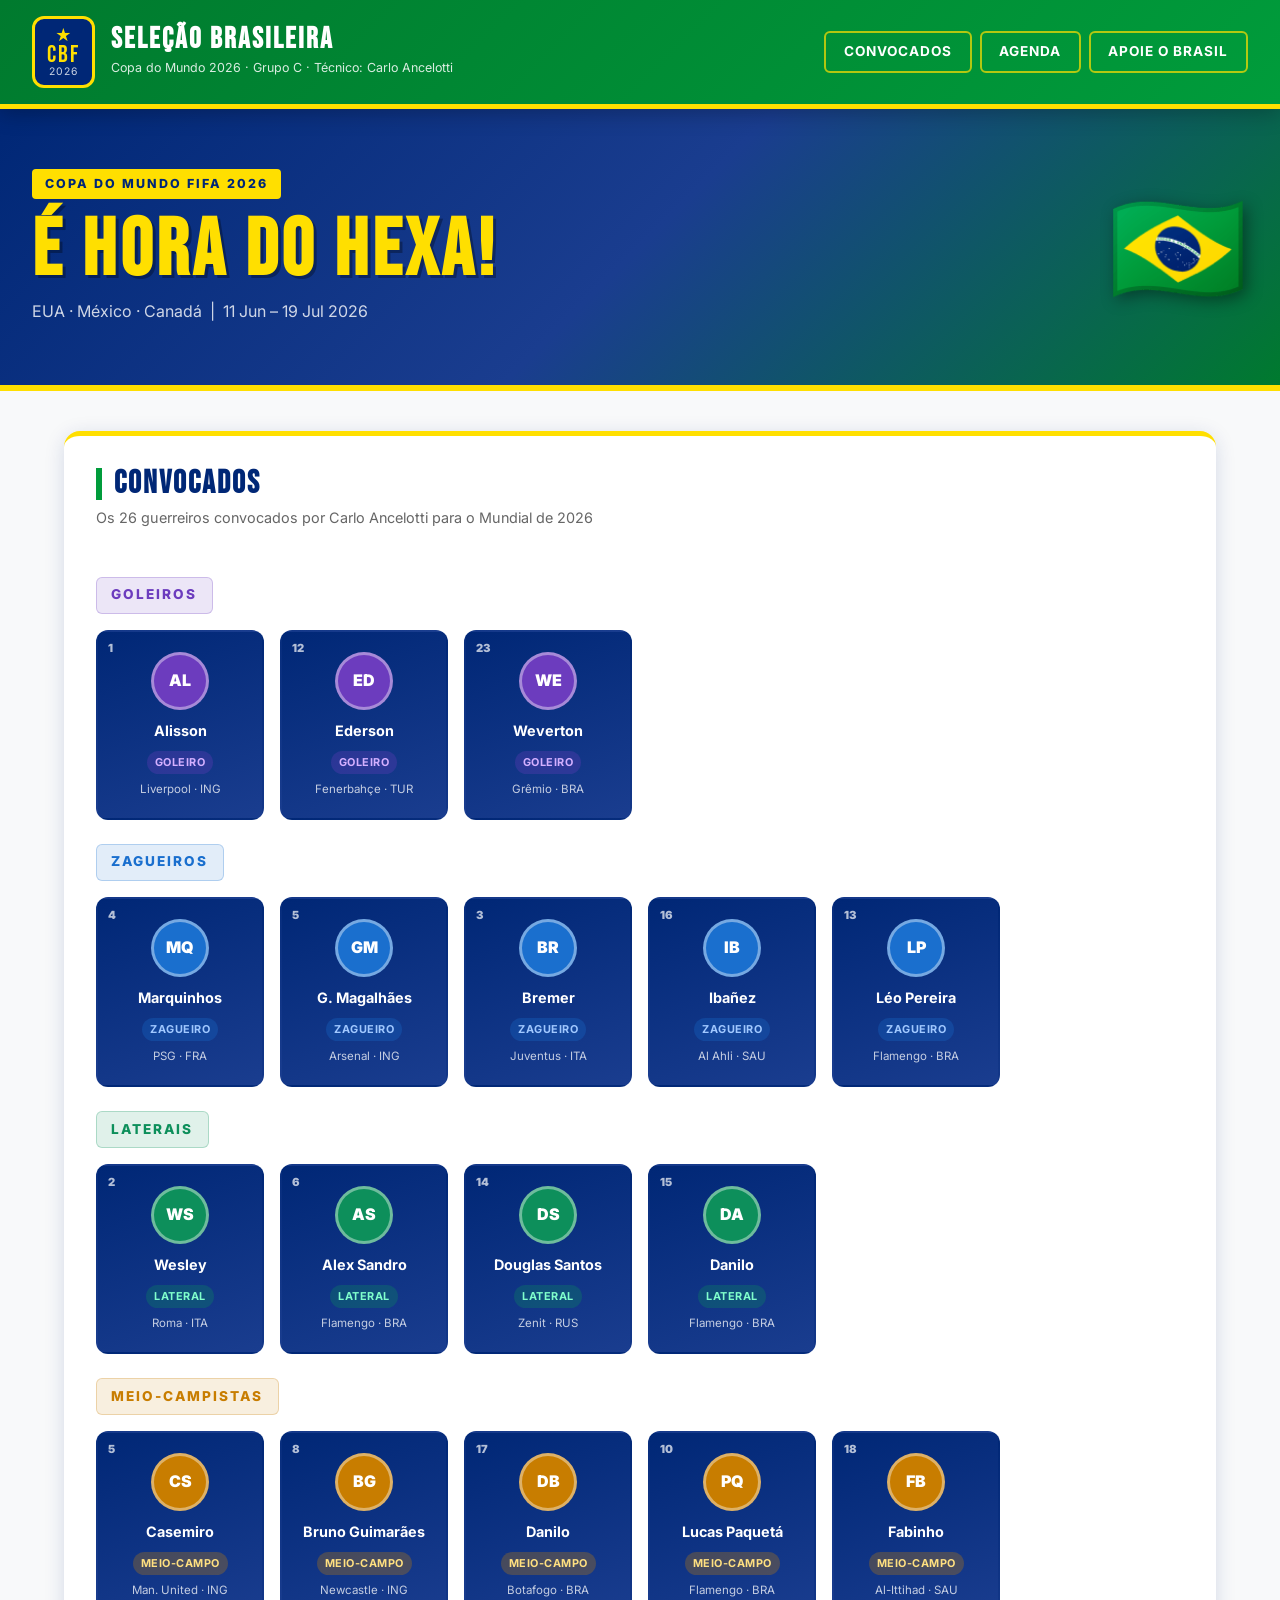
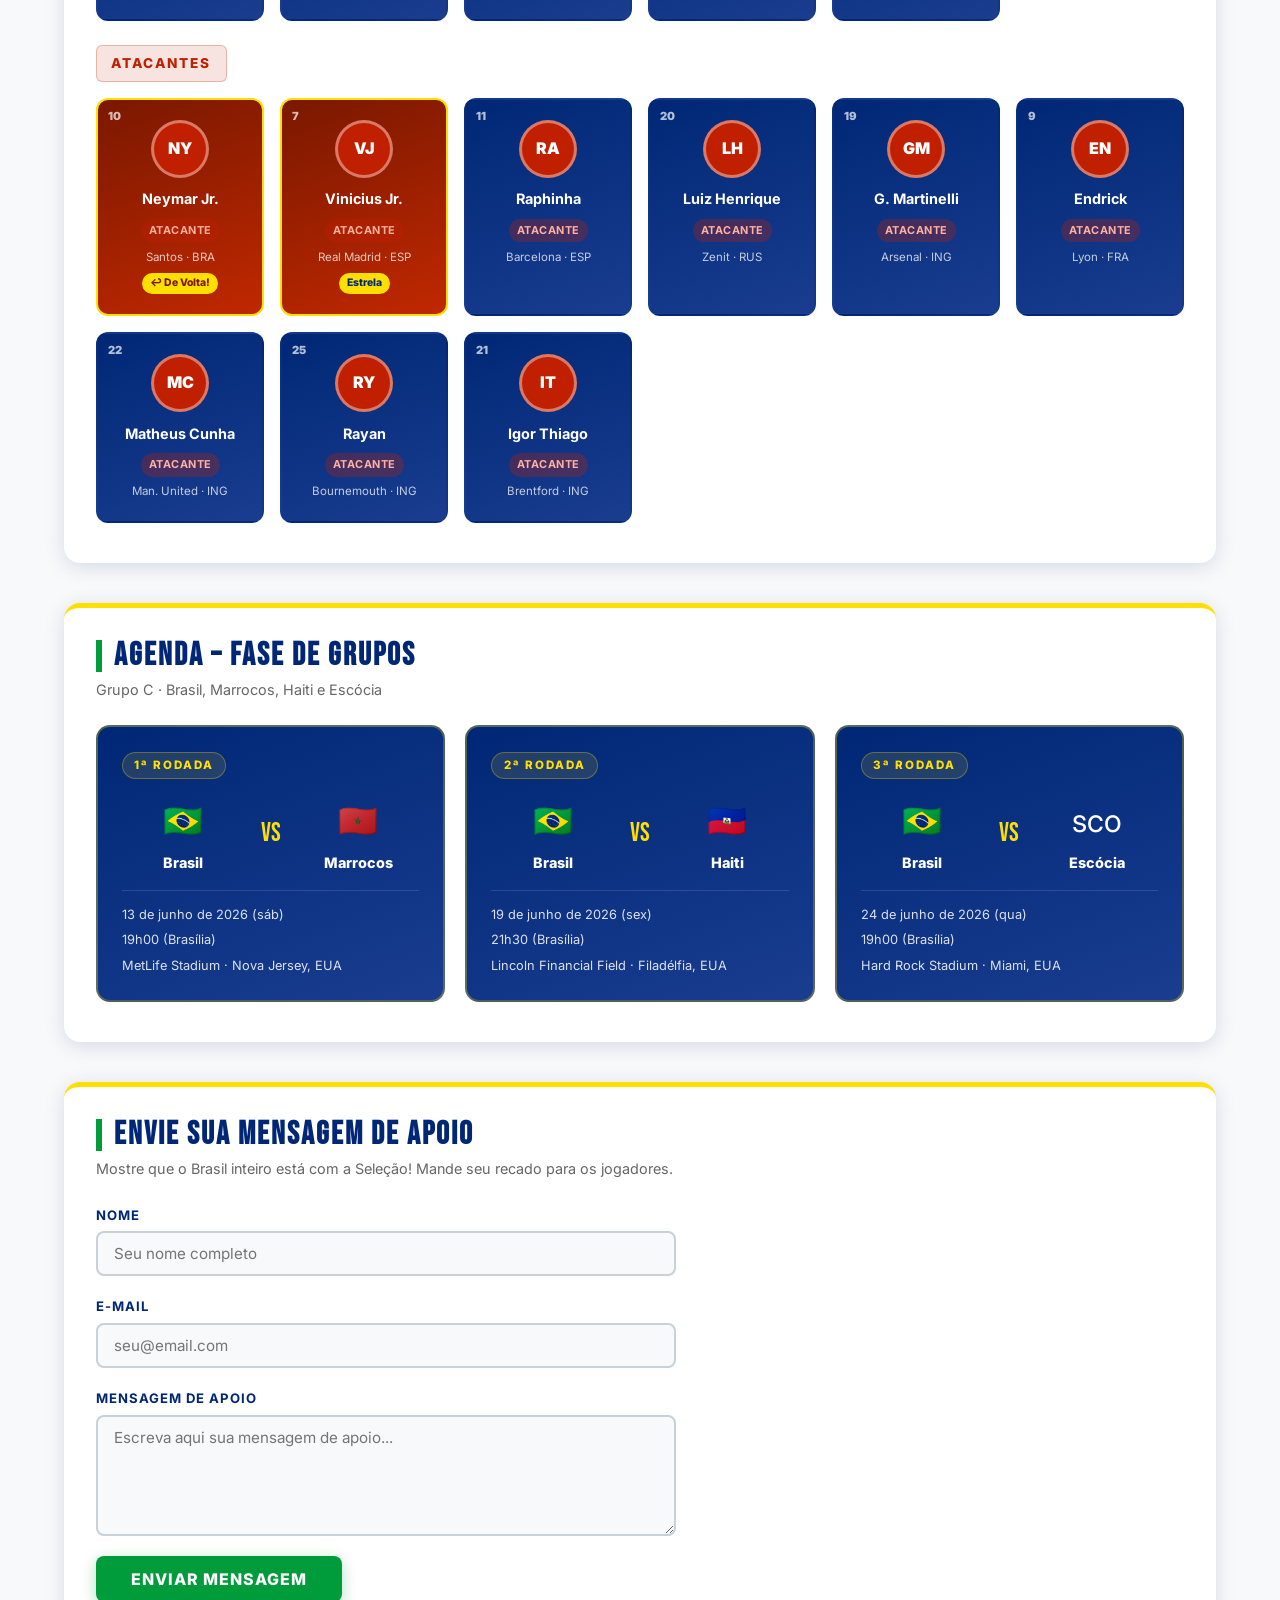
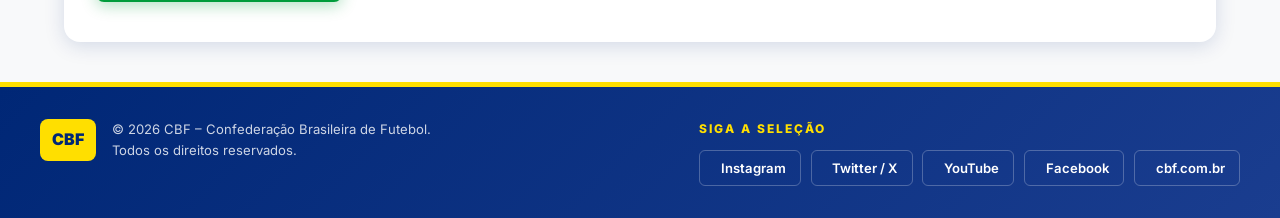
<file: index.html>
<!DOCTYPE html>
<html lang="pt-BR">
<head>
  <meta charset="UTF-8" />
  <meta name="viewport" content="width=device-width, initial-scale=1.0" />
  <title>Seleção Brasileira – Copa do Mundo 2026</title>
  <link rel="stylesheet" href="copa/css/styles.css" />
  <link rel="preconnect" href="https://fonts.googleapis.com">
  <link rel="preconnect" href="https://fonts.gstatic.com" crossorigin>
  <link href="https://fonts.googleapis.com/css2?family=Bebas+Neue&family=Inter:wght@400;600;700;900&display=swap" rel="stylesheet">
</head>
<body>

  <header>
    <div class="header-logo">
      <div class="logo-cbf">
        <span class="logo-star">★</span>
        <span class="logo-text">CBF</span>
        <span class="logo-sub">2026</span>
      </div>
      <div class="header-titles">
        <h1>Seleção Brasileira</h1>
        <p class="subtitulo">Copa do Mundo 2026 · Grupo C · Técnico: Carlo Ancelotti</p>
      </div>
    </div>

    <nav>
      <ul>
        <li><a href="#convocados">Convocados</a></li>
        <li><a href="#agenda">Agenda</a></li>
        <li><a href="#apoio">Apoie o Brasil</a></li>
      </ul>
    </nav>
  </header>

  <div class="hero">
    <div class="hero-content">
      <p class="hero-tag"> Copa do Mundo FIFA 2026</p>
      <h2 class="hero-titulo">É HORA DO HEXA!</h2>
      <p class="hero-sub">EUA · México · Canadá &nbsp;|&nbsp; 11 Jun – 19 Jul 2026</p>
    </div>
    <div class="hero-bandeira">🇧🇷</div>
  </div>
 
  <main>

    <section id="convocados">
      <div class="secao-header">
        <h2> Convocados</h2>
        <p class="secao-descricao">Os 26 guerreiros convocados por Carlo Ancelotti para o Mundial de 2026</p>
      </div>

     
      <h3 class="grupo-titulo goleiro-cor"> Goleiros</h3>
      <div class="cards-container">
        <div class="card-jogador">
          <div class="card-numero">1</div>
          <div class="card-avatar goleiro-bg">AL</div>
          <h4>Alisson</h4>
          <span class="posicao goleiro">Goleiro</span>
          <p class="clube">Liverpool · ING</p>
        </div>
        <div class="card-jogador">
          <div class="card-numero">12</div>
          <div class="card-avatar goleiro-bg">ED</div>
          <h4>Ederson</h4>
          <span class="posicao goleiro">Goleiro</span>
          <p class="clube">Fenerbahçe · TUR</p>
        </div>
        <div class="card-jogador">
          <div class="card-numero">23</div>
          <div class="card-avatar goleiro-bg">WE</div>
          <h4>Weverton</h4>
          <span class="posicao goleiro">Goleiro</span>
          <p class="clube">Grêmio · BRA</p>
        </div>
      </div>

      
      <h3 class="grupo-titulo defensor-cor"> Zagueiros</h3>
      <div class="cards-container">
        <div class="card-jogador">
          <div class="card-numero">4</div>
          <div class="card-avatar defensor-bg">MQ</div>
          <h4>Marquinhos</h4>
          <span class="posicao defensor">Zagueiro</span>
          <p class="clube">PSG · FRA</p>
        </div>
        <div class="card-jogador">
          <div class="card-numero">5</div>
          <div class="card-avatar defensor-bg">GM</div>
          <h4>G. Magalhães</h4>
          <span class="posicao defensor">Zagueiro</span>
          <p class="clube">Arsenal · ING</p>
        </div>
        <div class="card-jogador">
          <div class="card-numero">3</div>
          <div class="card-avatar defensor-bg">BR</div>
          <h4>Bremer</h4>
          <span class="posicao defensor">Zagueiro</span>
          <p class="clube">Juventus · ITA</p>
        </div>
        <div class="card-jogador">
          <div class="card-numero">16</div>
          <div class="card-avatar defensor-bg">IB</div>
          <h4>Ibañez</h4>
          <span class="posicao defensor">Zagueiro</span>
          <p class="clube">Al Ahli · SAU</p>
        </div>
        <div class="card-jogador">
          <div class="card-numero">13</div>
          <div class="card-avatar defensor-bg">LP</div>
          <h4>Léo Pereira</h4>
          <span class="posicao defensor">Zagueiro</span>
          <p class="clube">Flamengo · BRA</p>
        </div>
      </div>

      
      <h3 class="grupo-titulo lateral-cor"> Laterais</h3>
      <div class="cards-container">
        <div class="card-jogador">
          <div class="card-numero">2</div>
          <div class="card-avatar lateral-bg">WS</div>
          <h4>Wesley</h4>
          <span class="posicao lateral">Lateral</span>
          <p class="clube">Roma · ITA</p>
        </div>
        <div class="card-jogador">
          <div class="card-numero">6</div>
          <div class="card-avatar lateral-bg">AS</div>
          <h4>Alex Sandro</h4>
          <span class="posicao lateral">Lateral</span>
          <p class="clube">Flamengo · BRA</p>
        </div>
        <div class="card-jogador">
          <div class="card-numero">14</div>
          <div class="card-avatar lateral-bg">DS</div>
          <h4>Douglas Santos</h4>
          <span class="posicao lateral">Lateral</span>
          <p class="clube">Zenit · RUS</p>
        </div>
        <div class="card-jogador">
          <div class="card-numero">15</div>
          <div class="card-avatar lateral-bg">DA</div>
          <h4>Danilo</h4>
          <span class="posicao lateral">Lateral</span>
          <p class="clube">Flamengo · BRA</p>
        </div>
      </div>

      
      <h3 class="grupo-titulo meio-cor"> Meio-campistas</h3>
      <div class="cards-container">
        <div class="card-jogador">
          <div class="card-numero">5</div>
          <div class="card-avatar meio-bg">CS</div>
          <h4>Casemiro</h4>
          <span class="posicao meio">Meio-campo</span>
          <p class="clube">Man. United · ING</p>
        </div>
        <div class="card-jogador">
          <div class="card-numero">8</div>
          <div class="card-avatar meio-bg">BG</div>
          <h4>Bruno Guimarães</h4>
          <span class="posicao meio">Meio-campo</span>
          <p class="clube">Newcastle · ING</p>
        </div>
        <div class="card-jogador">
          <div class="card-numero">17</div>
          <div class="card-avatar meio-bg">DB</div>
          <h4>Danilo</h4>
          <span class="posicao meio">Meio-campo</span>
          <p class="clube">Botafogo · BRA</p>
        </div>
        <div class="card-jogador">
          <div class="card-numero">10</div>
          <div class="card-avatar meio-bg">PQ</div>
          <h4>Lucas Paquetá</h4>
          <span class="posicao meio">Meio-campo</span>
          <p class="clube">Flamengo · BRA</p>
        </div>
        <div class="card-jogador">
          <div class="card-numero">18</div>
          <div class="card-avatar meio-bg">FB</div>
          <h4>Fabinho</h4>
          <span class="posicao meio">Meio-campo</span>
          <p class="clube">Al-Ittihad · SAU</p>
        </div>
      </div>

      
      <h3 class="grupo-titulo atacante-cor"> Atacantes</h3>
      <div class="cards-container">
        <div class="card-jogador destaque">
          <div class="card-numero">10</div>
          <div class="card-avatar atacante-bg">NY</div>
          <h4>Neymar Jr.</h4>
          <span class="posicao atacante">Atacante</span>
          <p class="clube">Santos · BRA</p>
          <span class="badge-volta">↩ De Volta!</span>
        </div>
        <div class="card-jogador destaque">
          <div class="card-numero">7</div>
          <div class="card-avatar atacante-bg">VJ</div>
          <h4>Vinicius Jr.</h4>
          <span class="posicao atacante">Atacante</span>
          <p class="clube">Real Madrid · ESP</p>
          <span class="badge-capita"> Estrela</span>
        </div>
        <div class="card-jogador">
          <div class="card-numero">11</div>
          <div class="card-avatar atacante-bg">RA</div>
          <h4>Raphinha</h4>
          <span class="posicao atacante">Atacante</span>
          <p class="clube">Barcelona · ESP</p>
        </div>
        <div class="card-jogador">
          <div class="card-numero">20</div>
          <div class="card-avatar atacante-bg">LH</div>
          <h4>Luiz Henrique</h4>
          <span class="posicao atacante">Atacante</span>
          <p class="clube">Zenit · RUS</p>
        </div>
        <div class="card-jogador">
          <div class="card-numero">19</div>
          <div class="card-avatar atacante-bg">GM</div>
          <h4>G. Martinelli</h4>
          <span class="posicao atacante">Atacante</span>
          <p class="clube">Arsenal · ING</p>
        </div>
        <div class="card-jogador">
          <div class="card-numero">9</div>
          <div class="card-avatar atacante-bg">EN</div>
          <h4>Endrick</h4>
          <span class="posicao atacante">Atacante</span>
          <p class="clube">Lyon · FRA</p>
        </div>
        <div class="card-jogador">
          <div class="card-numero">22</div>
          <div class="card-avatar atacante-bg">MC</div>
          <h4>Matheus Cunha</h4>
          <span class="posicao atacante">Atacante</span>
          <p class="clube">Man. United · ING</p>
        </div>
        <div class="card-jogador">
          <div class="card-numero">25</div>
          <div class="card-avatar atacante-bg">RY</div>
          <h4>Rayan</h4>
          <span class="posicao atacante">Atacante</span>
          <p class="clube">Bournemouth · ING</p>
        </div>
        <div class="card-jogador">
          <div class="card-numero">21</div>
          <div class="card-avatar atacante-bg">IT</div>
          <h4>Igor Thiago</h4>
          <span class="posicao atacante">Atacante</span>
          <p class="clube">Brentford · ING</p>
        </div>
      </div>
    </section>

    
    <section id="agenda">
      <div class="secao-header">
        <h2> Agenda – Fase de Grupos</h2>
        <p class="secao-descricao">Grupo C · Brasil, Marrocos, Haiti e Escócia</p>
      </div>

      <div class="jogos-container">

        <div class="jogo-card">
          <div class="jogo-rodada">1ª Rodada</div>
          <div class="jogo-times">
            <div class="time-home">
              <span class="bandeira">🇧🇷</span>
              <span class="time-nome">Brasil</span>
            </div>
            <div class="jogo-vs">VS</div>
            <div class="time-away">
              <span class="bandeira">🇲🇦</span>
              <span class="time-nome">Marrocos</span>
            </div>
          </div>
          <div class="jogo-info">
            <span> 13 de junho de 2026 (sáb)</span>
            <span> 19h00 (Brasília)</span>
            <span> MetLife Stadium · Nova Jersey, EUA</span>
          </div>
        </div>

        <div class="jogo-card">
          <div class="jogo-rodada">2ª Rodada</div>
          <div class="jogo-times">
            <div class="time-home">
              <span class="bandeira">🇧🇷</span>
              <span class="time-nome">Brasil</span>
            </div>
            <div class="jogo-vs">VS</div>
            <div class="time-away">
              <span class="bandeira">🇭🇹</span>
              <span class="time-nome">Haiti</span>
            </div>
          </div>
          <div class="jogo-info">
            <span> 19 de junho de 2026 (sex)</span>
            <span> 21h30 (Brasília)</span>
            <span> Lincoln Financial Field · Filadélfia, EUA</span>
          </div>
        </div>

        <div class="jogo-card">
          <div class="jogo-rodada">3ª Rodada</div>
          <div class="jogo-times">
            <div class="time-home">
              <span class="bandeira">🇧🇷</span>
              <span class="time-nome">Brasil</span>
            </div>
            <div class="jogo-vs">VS</div>
            <div class="time-away">
              <span class="bandeira">󠁧󠁢󠁳󠁣󠁴sco</span>
              <span class="time-nome">Escócia</span>
            </div>
          </div>
          <div class="jogo-info">
            <span> 24 de junho de 2026 (qua)</span>
            <span> 19h00 (Brasília)</span>
            <span> Hard Rock Stadium · Miami, EUA</span>
          </div>
        </div>

      </div>
    </section>

   
    <section id="apoio">
      <div class="secao-header">
        <h2> Envie sua Mensagem de Apoio</h2>
        <p class="secao-descricao">Mostre que o Brasil inteiro está com a Seleção! Mande seu recado para os jogadores.</p>
      </div>

      <form class="form-apoio" action="#" method="post">
        <div class="form-grupo">
          <label for="nome">Nome</label>
          <input type="text" id="nome" name="nome" placeholder="Seu nome completo" required />
        </div>
        <div class="form-grupo">
          <label for="email">E-mail</label>
          <input type="email" id="email" name="email" placeholder="seu@email.com" required />
        </div>
        <div class="form-grupo">
          <label for="mensagem">Mensagem de Apoio</label>
          <textarea id="mensagem" name="mensagem" rows="5" placeholder="Escreva aqui sua mensagem de apoio... " required></textarea>
        </div>
        <button type="submit" class="btn-enviar">Enviar Mensagem </button>
      </form>
    </section>

  </main>

  
  <footer>
    <div class="footer-info">
      <div class="footer-logo-small"> CBF</div>
      <p>&copy; 2026 CBF – Confederação Brasileira de Futebol.<br>Todos os direitos reservados.</p>
    </div>

    <div class="footer-redes">
      <p class="footer-redes-titulo">Siga a Seleção</p>
      <div class="footer-links">
        <a href="https://www.instagram.com/cbf_futebol" target="_blank" rel="noopener noreferrer" aria-label="Instagram da CBF">
          <span class="icone-rede"></span> Instagram
        </a>
        <a href="https://twitter.com/CBF_Futebol" target="_blank" rel="noopener noreferrer" aria-label="Twitter da CBF">
          <span class="icone-rede"></span> Twitter / X
        </a>
        <a href="https://www.youtube.com/@CBF" target="_blank" rel="noopener noreferrer" aria-label="YouTube da CBF">
          <span class="icone-rede"></span> YouTube
        </a>
        <a href="https://www.facebook.com/cbf" target="_blank" rel="noopener noreferrer" aria-label="Facebook da CBF">
          <span class="icone-rede"></span> Facebook
        </a>
        <a href="https://www.cbf.com.br" target="_blank" rel="noopener noreferrer" aria-label="Site oficial CBF">
          <span class="icone-rede"></span> cbf.com.br
        </a>
      </div>
    </div>
  </footer>

</body>
</html>
</file>
<file: copa/css/styles.css>
:root {
  --verde:         #009c3b;
  --verde-escuro:  #007a2e;
  --verde-claro:   #00c44f;
  --amarelo:       #ffdf00;
  --amarelo-hover: #f0c800;
  --azul:          #002776;
  --azul-medio:    #1a3d8f;
  --azul-claro:    #2a5cce;
  --branco:        #ffffff;
  --off-white:     #f8f9fa;
  --cinza-claro:   #e8ecf0;
  --cinza-medio:   #c8d0d8;
  --texto-escuro:  #1a1a2e;
  --sombra:        rgba(0, 39, 118, 0.15);
}


*, *::before, *::after { box-sizing: border-box; margin: 0; padding: 0; }

html { scroll-behavior: smooth; }

body {
  font-family: 'Inter', 'Segoe UI', Tahoma, Verdana, sans-serif;
  background-color: var(--off-white);
  color: var(--texto-escuro);
  line-height: 1.6;
}


header {
  background: linear-gradient(135deg, var(--verde-escuro) 0%, var(--verde) 100%);
  color: var(--branco);
  padding: 1rem 2rem;
  display: flex;
  align-items: center;
  justify-content: space-between;
  flex-wrap: wrap;
  gap: 1rem;
  border-bottom: 5px solid var(--amarelo);
  box-shadow: 0 4px 20px rgba(0,0,0,0.25);
  position: sticky;
  top: 0;
  z-index: 100;
}

.header-logo {
  display: flex;
  align-items: center;
  gap: 1rem;
}

.logo-cbf {
  background: var(--azul);
  border: 3px solid var(--amarelo);
  border-radius: 12px;
  padding: 0.5rem 0.75rem;
  text-align: center;
  line-height: 1;
  flex-shrink: 0;
}

.logo-star  { display: block; color: var(--amarelo); font-size: 1rem; }
.logo-text  { display: block; color: var(--amarelo); font-family: 'Bebas Neue', sans-serif; font-size: 1.5rem; letter-spacing: 2px; }
.logo-sub   { display: block; color: var(--branco);  font-size: 0.65rem; opacity: 0.8; letter-spacing: 1px; }

.header-titles h1 {
  font-family: 'Bebas Neue', sans-serif;
  font-size: 1.8rem;
  letter-spacing: 2px;
  line-height: 1;
}

.subtitulo { font-size: 0.78rem; opacity: 0.85; margin-top: 0.2rem; }


nav ul { list-style: none; display: flex; gap: 0.5rem; flex-wrap: wrap; }

nav ul li a {
  display: block;
  color: var(--branco);
  text-decoration: none;
  font-weight: 700;
  font-size: 0.85rem;
  text-transform: uppercase;
  letter-spacing: 1px;
  padding: 0.5rem 1.1rem;
  border: 2px solid rgba(255,223,0,0.7);
  border-radius: 6px;
  transition: background-color 0.2s, color 0.2s, border-color 0.2s;
}

nav ul li a:hover {
  background-color: var(--amarelo);
  color: var(--verde-escuro);
  border-color: var(--amarelo);
}


.hero {
  background: linear-gradient(135deg, var(--azul) 0%, var(--azul-medio) 50%, var(--verde-escuro) 100%);
  color: var(--branco);
  padding: 3rem 2rem;
  display: flex;
  align-items: center;
  justify-content: space-between;
  gap: 2rem;
  flex-wrap: wrap;
  border-bottom: 6px solid var(--amarelo);
}

.hero-content { flex: 1; }

.hero-tag {
  display: inline-block;
  background: var(--amarelo);
  color: var(--azul);
  font-weight: 800;
  font-size: 0.78rem;
  text-transform: uppercase;
  letter-spacing: 2px;
  padding: 0.3rem 0.8rem;
  border-radius: 4px;
  margin-bottom: 0.75rem;
}

.hero-titulo {
  font-family: 'Bebas Neue', sans-serif;
  font-size: clamp(3rem, 8vw, 5rem);
  letter-spacing: 4px;
  color: var(--amarelo);
  line-height: 1;
  text-shadow: 3px 3px 0 rgba(0,0,0,0.3);
}

.hero-sub { font-size: 1rem; opacity: 0.8; margin-top: 0.5rem; }

.hero-bandeira { font-size: clamp(4rem, 10vw, 7rem); filter: drop-shadow(4px 4px 8px rgba(0,0,0,0.4)); }


main {
  max-width: 1200px;
  margin: 2.5rem auto;
  padding: 0 1.5rem;
  display: flex;
  flex-direction: column;
  gap: 2.5rem;
}


section {
  background: var(--branco);
  border-radius: 16px;
  padding: 2rem 2rem 2.5rem;
  box-shadow: 0 4px 20px var(--sombra);
  border-top: 5px solid var(--amarelo);
}

.secao-header { margin-bottom: 1.5rem; }

.secao-header h2 {
  font-family: 'Bebas Neue', sans-serif;
  font-size: 2rem;
  letter-spacing: 2px;
  color: var(--azul);
  border-left: 6px solid var(--verde);
  padding-left: 0.75rem;
  line-height: 1;
}

.secao-descricao { color: #666; font-size: 0.9rem; margin-top: 0.4rem; }


.grupo-titulo {
  font-size: 0.85rem;
  font-weight: 800;
  text-transform: uppercase;
  letter-spacing: 2px;
  padding: 0.4rem 0.9rem;
  border-radius: 6px;
  display: inline-block;
  margin: 1.5rem 0 1rem;
}

.goleiro-cor  { background: #6c3cbe20; color: #6c3cbe; border: 1px solid #6c3cbe40; }
.defensor-cor { background: #1a6fce20; color: #1a6fce; border: 1px solid #1a6fce40; }
.lateral-cor  { background: #0d8f5b20; color: #0d8f5b; border: 1px solid #0d8f5b40; }
.meio-cor     { background: #c87d0020; color: #c87d00; border: 1px solid #c87d0040; }
.atacante-cor { background: #c0200020; color: #c02000; border: 1px solid #c0200040; }


.cards-container {
  display: grid;
  grid-template-columns: repeat(auto-fill, minmax(150px, 1fr));
  gap: 1rem;
}

.card-jogador {
  background: linear-gradient(160deg, var(--azul) 0%, var(--azul-medio) 100%);
  color: var(--branco);
  border-radius: 12px;
  padding: 1.25rem 0.9rem;
  text-align: center;
  position: relative;
  transition: transform 0.2s, box-shadow 0.2s;
  border: 2px solid transparent;
}

.card-jogador:hover {
  transform: translateY(-6px);
  box-shadow: 0 12px 28px rgba(0,39,118,0.35);
  border-color: var(--amarelo);
}

.card-jogador.destaque {
  background: linear-gradient(160deg, #7a1800 0%, #c02800 100%);
  border-color: var(--amarelo);
}

.card-numero {
  position: absolute;
  top: 8px; left: 10px;
  font-size: 0.7rem;
  font-weight: 900;
  opacity: 0.7;
}

.card-avatar {
  width: 58px; height: 58px;
  border-radius: 50%;
  display: flex;
  align-items: center;
  justify-content: center;
  font-weight: 900; font-size: 1rem;
  margin: 0 auto 0.6rem;
  border: 3px solid rgba(255,255,255,0.4);
}

.goleiro-bg  { background: #6c3cbe; color: #fff; }
.defensor-bg { background: #1a6fce; color: #fff; }
.lateral-bg  { background: #0d8f5b; color: #fff; }
.meio-bg     { background: #c87d00; color: #fff; }
.atacante-bg { background: #c02000; color: #fff; }

.card-jogador h4 { font-size: 0.9rem; font-weight: 700; margin-bottom: 0.35rem; }
.card-jogador .clube { font-size: 0.72rem; opacity: 0.75; margin-top: 0.35rem; }


.badge-volta, .badge-capita {
  display: inline-block;
  font-size: 0.65rem;
  font-weight: 800;
  padding: 0.15rem 0.5rem;
  border-radius: 20px;
  margin-top: 0.4rem;
}
.badge-volta  { background: var(--amarelo); color: #7a1800; }
.badge-capita { background: var(--amarelo); color: var(--azul); }


.posicao {
  display: inline-block;
  font-size: 0.68rem;
  font-weight: 700;
  padding: 0.18rem 0.5rem;
  border-radius: 20px;
  text-transform: uppercase;
  letter-spacing: 0.5px;
}
.goleiro  { background: rgba(108,60,190,0.3); color: #d4b0ff; }
.defensor { background: rgba(26,111,206,0.3); color: #a0c8ff; }
.lateral  { background: rgba(13,143,91,0.3);  color: #80ffcc; }
.meio     { background: rgba(200,125,0,0.3);  color: #ffe080; }
.atacante { background: rgba(192,32,0,0.3);   color: #ffb0a0; }


.jogos-container {
  display: grid;
  grid-template-columns: repeat(auto-fit, minmax(280px, 1fr));
  gap: 1.25rem;
}

.jogo-card {
  background: linear-gradient(160deg, var(--azul) 0%, var(--azul-medio) 100%);
  color: var(--branco);
  border-radius: 14px;
  padding: 1.5rem;
  border: 2px solid rgba(255,223,0,0.3);
  transition: transform 0.2s, border-color 0.2s;
}

.jogo-card:hover {
  transform: translateY(-4px);
  border-color: var(--amarelo);
}

.jogo-rodada {
  font-size: 0.72rem;
  font-weight: 800;
  text-transform: uppercase;
  letter-spacing: 2px;
  color: var(--amarelo);
  background: rgba(255,223,0,0.12);
  border: 1px solid rgba(255,223,0,0.3);
  display: inline-block;
  padding: 0.2rem 0.7rem;
  border-radius: 20px;
  margin-bottom: 1rem;
}

.jogo-times {
  display: flex;
  align-items: center;
  justify-content: space-between;
  gap: 0.5rem;
  margin-bottom: 1rem;
}

.time-home, .time-away {
  display: flex;
  flex-direction: column;
  align-items: center;
  gap: 0.3rem;
  flex: 1;
}

.bandeira { font-size: 2rem; }

.time-nome {
  font-weight: 800;
  font-size: 0.9rem;
  text-align: center;
}

.jogo-vs {
  font-family: 'Bebas Neue', sans-serif;
  font-size: 1.6rem;
  color: var(--amarelo);
  flex-shrink: 0;
  padding: 0 0.5rem;
}

.jogo-info {
  display: flex;
  flex-direction: column;
  gap: 0.3rem;
  font-size: 0.8rem;
  opacity: 0.85;
  border-top: 1px solid rgba(255,255,255,0.15);
  padding-top: 0.9rem;
}


.form-apoio {
  display: flex;
  flex-direction: column;
  gap: 1.25rem;
  max-width: 580px;
}

.form-grupo {
  display: flex;
  flex-direction: column;
  gap: 0.35rem;
}

.form-grupo label {
  font-weight: 700;
  color: var(--azul);
  font-size: 0.82rem;
  text-transform: uppercase;
  letter-spacing: 1px;
}

.form-grupo input,
.form-grupo textarea {
  padding: 0.7rem 1rem;
  border: 2px solid var(--cinza-medio);
  border-radius: 8px;
  font-size: 0.95rem;
  font-family: inherit;
  background: var(--off-white);
  transition: border-color 0.2s, box-shadow 0.2s;
  resize: vertical;
  color: var(--texto-escuro);
}

.form-grupo input:focus,
.form-grupo textarea:focus {
  outline: none;
  border-color: var(--verde);
  box-shadow: 0 0 0 3px rgba(0,156,59,0.15);
  background: var(--branco);
}


.btn-enviar {
  align-self: flex-start;
  background-color: var(--verde);
  color: var(--branco);
  font-size: 1rem;
  font-weight: 800;
  font-family: inherit;
  padding: 0.8rem 2.2rem;
  border: none;
  border-radius: 8px;
  cursor: pointer;
  text-transform: uppercase;
  letter-spacing: 1px;
  transition: background-color 0.25s, color 0.25s, transform 0.2s, box-shadow 0.2s;
  box-shadow: 0 4px 15px rgba(0,156,59,0.3);
}

.btn-enviar:hover {
  background-color: var(--amarelo);
  color: var(--verde-escuro);
  transform: translateY(-3px) scale(1.03);
  box-shadow: 0 8px 25px rgba(255,223,0,0.5);
}

.btn-enviar:active { transform: translateY(-1px) scale(1.01); }


footer {
  background: linear-gradient(135deg, var(--azul) 0%, var(--azul-medio) 100%);
  color: var(--branco);
  padding: 2rem 2.5rem;
  margin-top: 1rem;
  display: flex;
  align-items: flex-start;
  justify-content: space-between;
  flex-wrap: wrap;
  gap: 1.5rem;
  border-top: 5px solid var(--amarelo);
}

.footer-info {
  display: flex;
  align-items: center;
  gap: 1rem;
}

.footer-logo-small {
  background: var(--amarelo);
  color: var(--azul);
  font-weight: 900;
  font-size: 1rem;
  padding: 0.5rem 0.75rem;
  border-radius: 8px;
  white-space: nowrap;
}

.footer-info p { font-size: 0.82rem; opacity: 0.8; line-height: 1.6; }

.footer-redes-titulo {
  font-size: 0.75rem;
  font-weight: 800;
  text-transform: uppercase;
  letter-spacing: 2px;
  color: var(--amarelo);
  margin-bottom: 0.75rem;
}

.footer-links {
  display: flex;
  flex-wrap: wrap;
  gap: 0.6rem;
}

.footer-links a {
  display: flex;
  align-items: center;
  gap: 0.4rem;
  color: var(--branco);
  text-decoration: none;
  font-size: 0.82rem;
  font-weight: 600;
  padding: 0.4rem 0.9rem;
  border: 1px solid rgba(255,255,255,0.25);
  border-radius: 6px;
  transition: background-color 0.2s, border-color 0.2s, color 0.2s;
}

.footer-links a:hover {
  background-color: var(--amarelo);
  border-color: var(--amarelo);
  color: var(--azul);
}


@media (max-width: 768px) {
  header { flex-direction: column; align-items: flex-start; }
  nav ul { justify-content: flex-start; }

  .hero { flex-direction: column; text-align: center; }
  .hero-bandeira { font-size: 4rem; }

  .cards-container { grid-template-columns: repeat(auto-fill, minmax(130px, 1fr)); }

  .jogos-container { grid-template-columns: 1fr; }

  footer { flex-direction: column; }

  .btn-enviar { align-self: stretch; text-align: center; }
}
</file>
